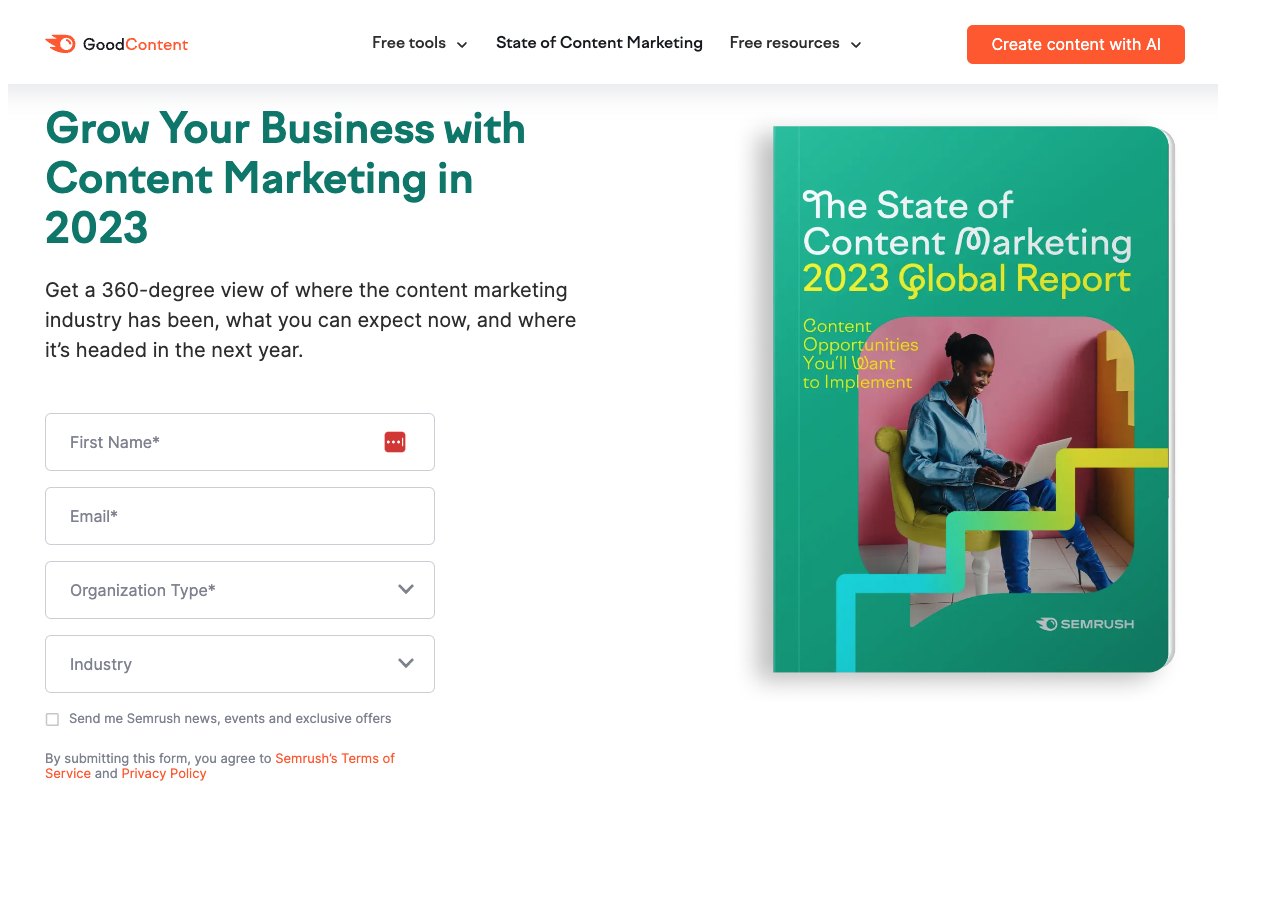
<file: index.html>
<!doctype html>
<html lang="en">

<head>
  <title>Title</title>
  <!-- Required meta tags -->
  <meta charset="utf-8">
  <meta name="viewport" content="width=device-width, initial-scale=1, shrink-to-fit=no">

  <!-- Bootstrap CSS v5.2.1 -->
  <link href="https://cdn.jsdelivr.net/npm/bootstrap@5.2.1/dist/css/bootstrap.min.css" rel="stylesheet"
    integrity="sha384-iYQeCzEYFbKjA/T2uDLTpkwGzCiq6soy8tYaI1GyVh/UjpbCx/TYkiZhlZB6+fzT" crossorigin="anonymous">

</head>

<body>

    <img src="img/GoodContect.png" alt="GoodContect">
  <header>
    <!-- place navbar here -->
  </header>
  <main>

  </main>
  <footer>
    <!-- place footer here -->
  </footer>
  <!-- Bootstrap JavaScript Libraries -->
  <script src="https://cdn.jsdelivr.net/npm/@popperjs/core@2.11.6/dist/umd/popper.min.js"
    integrity="sha384-oBqDVmMz9ATKxIep9tiCxS/Z9fNfEXiDAYTujMAeBAsjFuCZSmKbSSUnQlmh/jp3" crossorigin="anonymous">
  </script>

  <script src="https://cdn.jsdelivr.net/npm/bootstrap@5.2.1/dist/js/bootstrap.min.js"
    integrity="sha384-7VPbUDkoPSGFnVtYi0QogXtr74QeVeeIs99Qfg5YCF+TidwNdjvaKZX19NZ/e6oz" crossorigin="anonymous">
  </script>
</body>

</html>
</file>
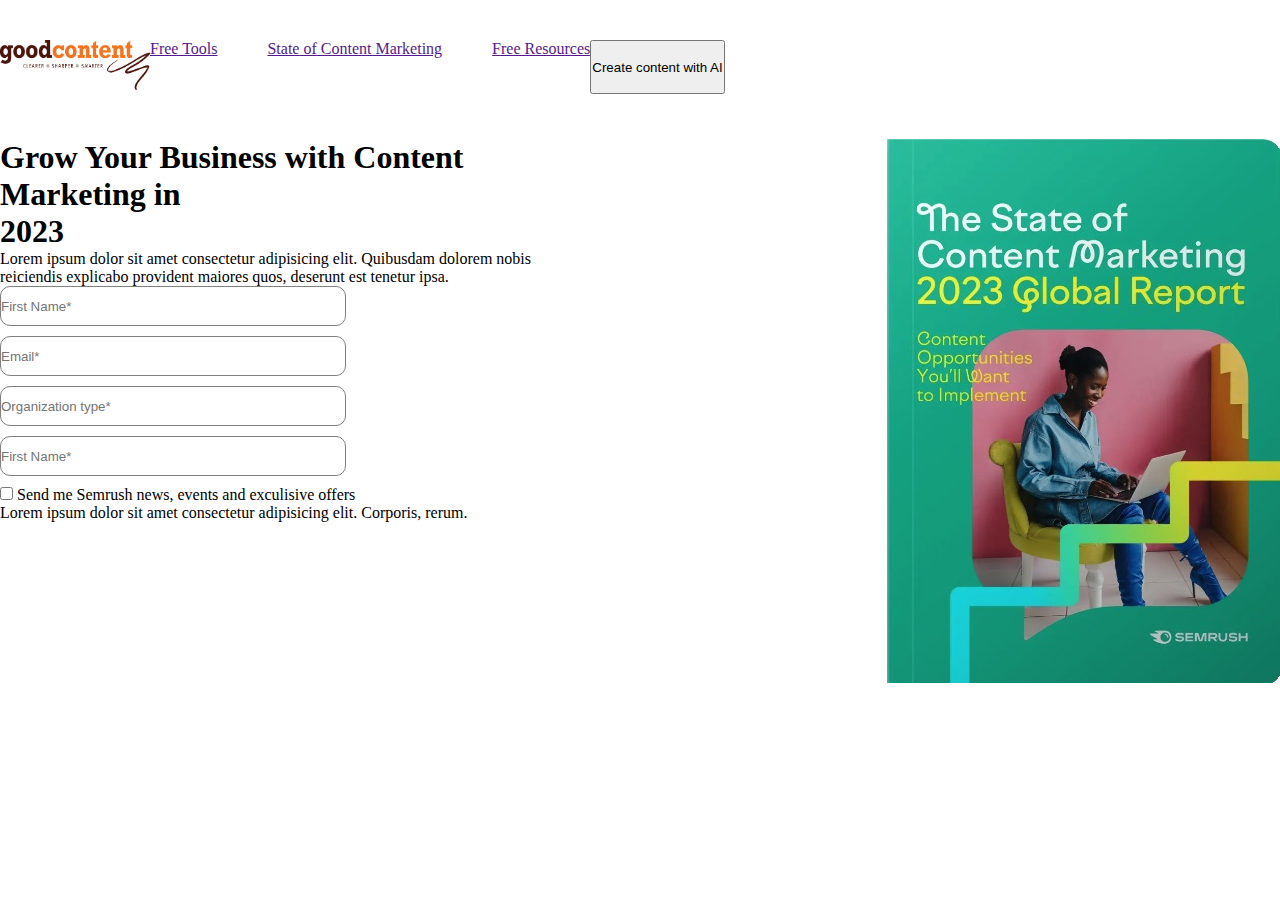
<file: GoodContent/index.html>
<!doctype html>
<html lang="en">

<head>
  <title>Title</title>
  <meta charset="utf-8">
  <meta name="viewport" content="width=device-width, initial-scale=1, shrink-to-fit=no">

  <link href="https://cdn.jsdelivr.net/npm/bootstrap@5.2.1/dist/css/bootstrap.min.css" rel="stylesheet"
    integrity="sha384-iYQeCzEYFbKjA/T2uDLTpkwGzCiq6soy8tYaI1GyVh/UjpbCx/TYkiZhlZB6+fzT" crossorigin="anonymous">

    <link rel="stylesheet" href="design.css">

</head>

<body>

  <div class="container">


  <div class="navbar">
    
      <div class="logo"><img src="../img/logo.png" alt="" width="150px" height="50px"></div>
      <div class="top-menu">
      <a href="">Free Tools</a>
      <a href="">State of Content Marketing</a>
      <a href="">Free Resources</a>
      </div>
      <button>Create content with AI</button>
      </div>

      <div class="main-components">
        <div class="left-side">
        <h1>Grow Your Business with Content Marketing in <br>2023</h1>
          <p>Lorem ipsum dolor sit amet consectetur adipisicing elit. Quibusdam dolorem nobis reiciendis explicabo provident maiores quos, deserunt est tenetur ipsa.</p>

          <form>
            <input type="text" id="name" name="name" placeholder="First Name*" class="form-element" required><br>
            <input type="text" id="email" name="email" placeholder="Email*" class="form-element" required><br>
            <input type="text" id="organization" name="organization" placeholder="Organization type*" class="form-element" required><br>
            <input type="text" id="fname" name="fname" placeholder="First Name*" class="form-element" required ><br>
            <input type="checkbox" id="vehicle1" name="vehicle1" value="Bike">
            <label for="vehicle1"> Send me Semrush news, events and exculisive offers</label><br>
            <p>Lorem ipsum dolor sit amet consectetur adipisicing elit. Corporis, rerum.</p>
            

            
          </form>


        </div>

        <div class="right-side">

          <div class="img-content">

            <img src="/img/1.jpg" alt="" style="float: right;">

          </div>

        </div>


      </div>



    </div>
      

   
  
  <script src="https://cdn.jsdelivr.net/npm/@popperjs/core@2.11.6/dist/umd/popper.min.js"
    integrity="sha384-oBqDVmMz9ATKxIep9tiCxS/Z9fNfEXiDAYTujMAeBAsjFuCZSmKbSSUnQlmh/jp3" crossorigin="anonymous">
  </script>

  <script src="https://cdn.jsdelivr.net/npm/bootstrap@5.2.1/dist/js/bootstrap.min.js"
    integrity="sha384-7VPbUDkoPSGFnVtYi0QogXtr74QeVeeIs99Qfg5YCF+TidwNdjvaKZX19NZ/e6oz" crossorigin="anonymous">
  </script>
</body>

</html>
</file>
<file: GoodContent/design.css>
*{
    margin: 0px;
    padding: 0px;
    box-sizing: border-box;
  }


.navbar{
    display: flex;
    padding-top: 40px;
    padding-bottom: 15px;
}

  .top-menu{
    display: flex;
    gap: 50px;
  }

  .main-components{
    display: flex;
    height: 800px;
    padding-top: 30px;
  }

  .left-side{
    width: 65%;
    height: auto;
    padding-right: 20%;
  }

  .right-side{
    width: 35%;
  }

    .form-element{

    margin-bottom: 10px; 
    width: 60%;
    height: 40px;
    border: 0.1px solid gray;
    border-radius: 10px;

    }
</file>
